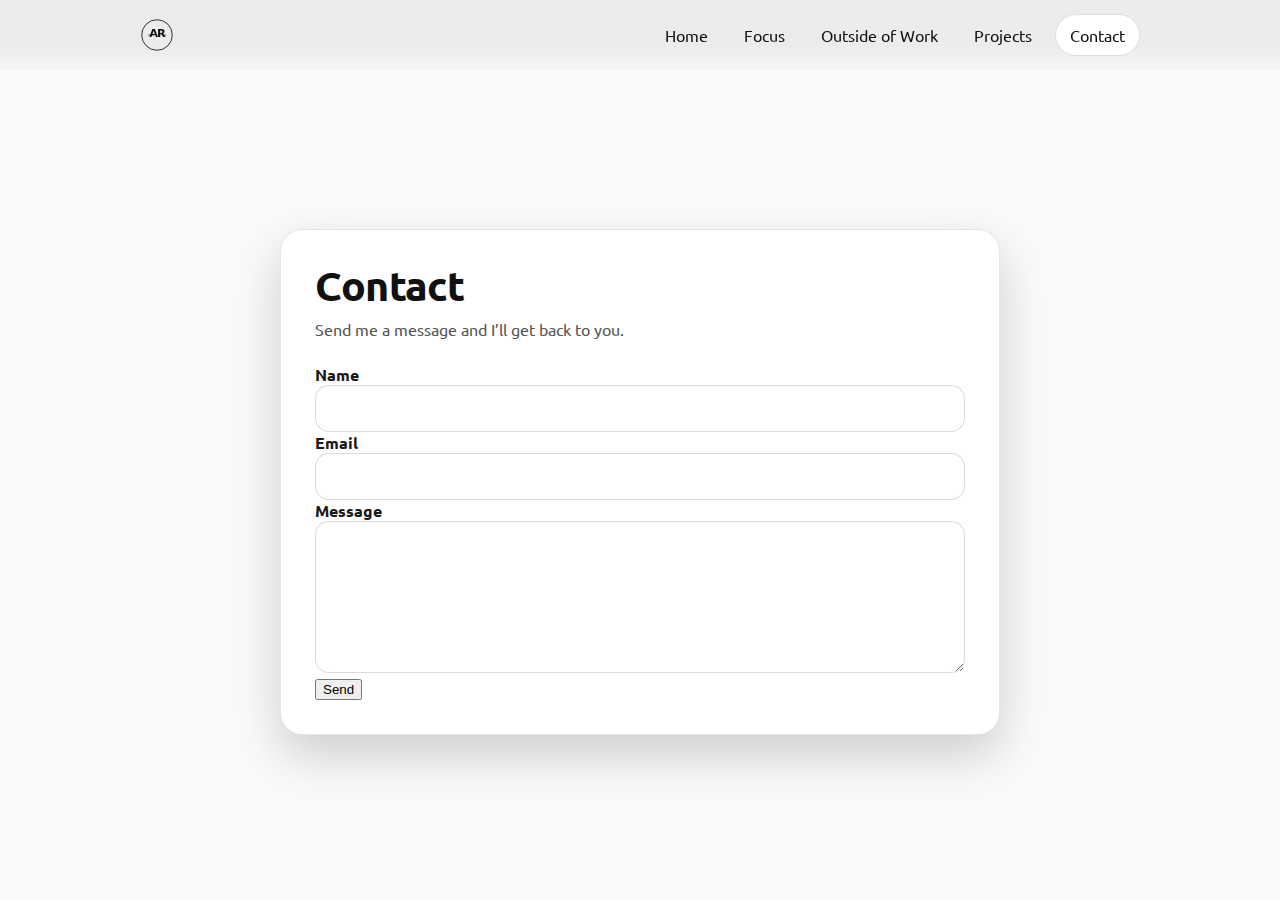
<file: contact.html>
<!DOCTYPE html>
<html lang="en">
<head>
  <meta charset="utf-8" />
  <meta name="viewport" content="width=device-width, initial-scale=1" />
  <title>Contact — Abrahm Rollins</title>

  <!-- Site styles -->
  <link rel="stylesheet" href="css/main.css">
  <link rel="stylesheet" href="css/menu.css">
  <link rel="stylesheet" href="css/contact.css">

  <!-- Navigation JS -->
  <script src="js/main.js" defer></script>
</head>

<body>

  <!-- Header / Nav goes here -->
  <header class="site-header">
    <nav class="nav">
      <a class="nav__brand" href="index.html" aria-label="Home">
        <img src="images/ar-logo-circle.svg" alt="AR logo" class="nav__logo">
      </a>

      <button class="nav__toggle" type="button"
        aria-expanded="false"
        aria-controls="navMenu">
        <span class="sr-only">Open menu</span>
        ☰
      </button>

      <div class="nav__menu" id="navMenu">
       <a class="nav__link" href="index.html">Home</a>
            <a class="nav__link" href="focus.html">Focus</a>
            <a class="nav__link" href="outside.html">Outside of Work</a>
            <a class="nav__link" href="projects.html">Projects</a>
            <a class="nav__cta" href="contact.html">Contact</a>
      </div>
    </nav>
  </header>

  <!-- Main content -->
  <main class="contact-page">
    <section class="contact-card">

      <h1>Contact</h1>
      <p class="contact-sub">
        Send me a message and I’ll get back to you.
      </p>

      <!-- ✅ Netlify Form -->
      <form name="contact"
            method="POST"
            data-netlify="true"
            netlify-honeypot="bot-field"
            action="/thanks">

        <!-- Required hidden fields -->
        <input type="hidden" name="form-name" value="contact" />

        <!-- Honeypot -->
        <p class="sr-only">
          <label>
            Don’t fill this out if you’re human:
            <input name="bot-field" />
          </label>
        </p>

        <label>
          Name
          <input type="text" name="name" required>
        </label>

        <label>
          Email
          <input type="email" name="email" required>
        </label>

        <label>
          Message
          <textarea name="message" rows="6" required></textarea>
        </label>

        <button type="submit">Send</button>
      </form>

    </section>
  </main>

</body>
</html>
</file>
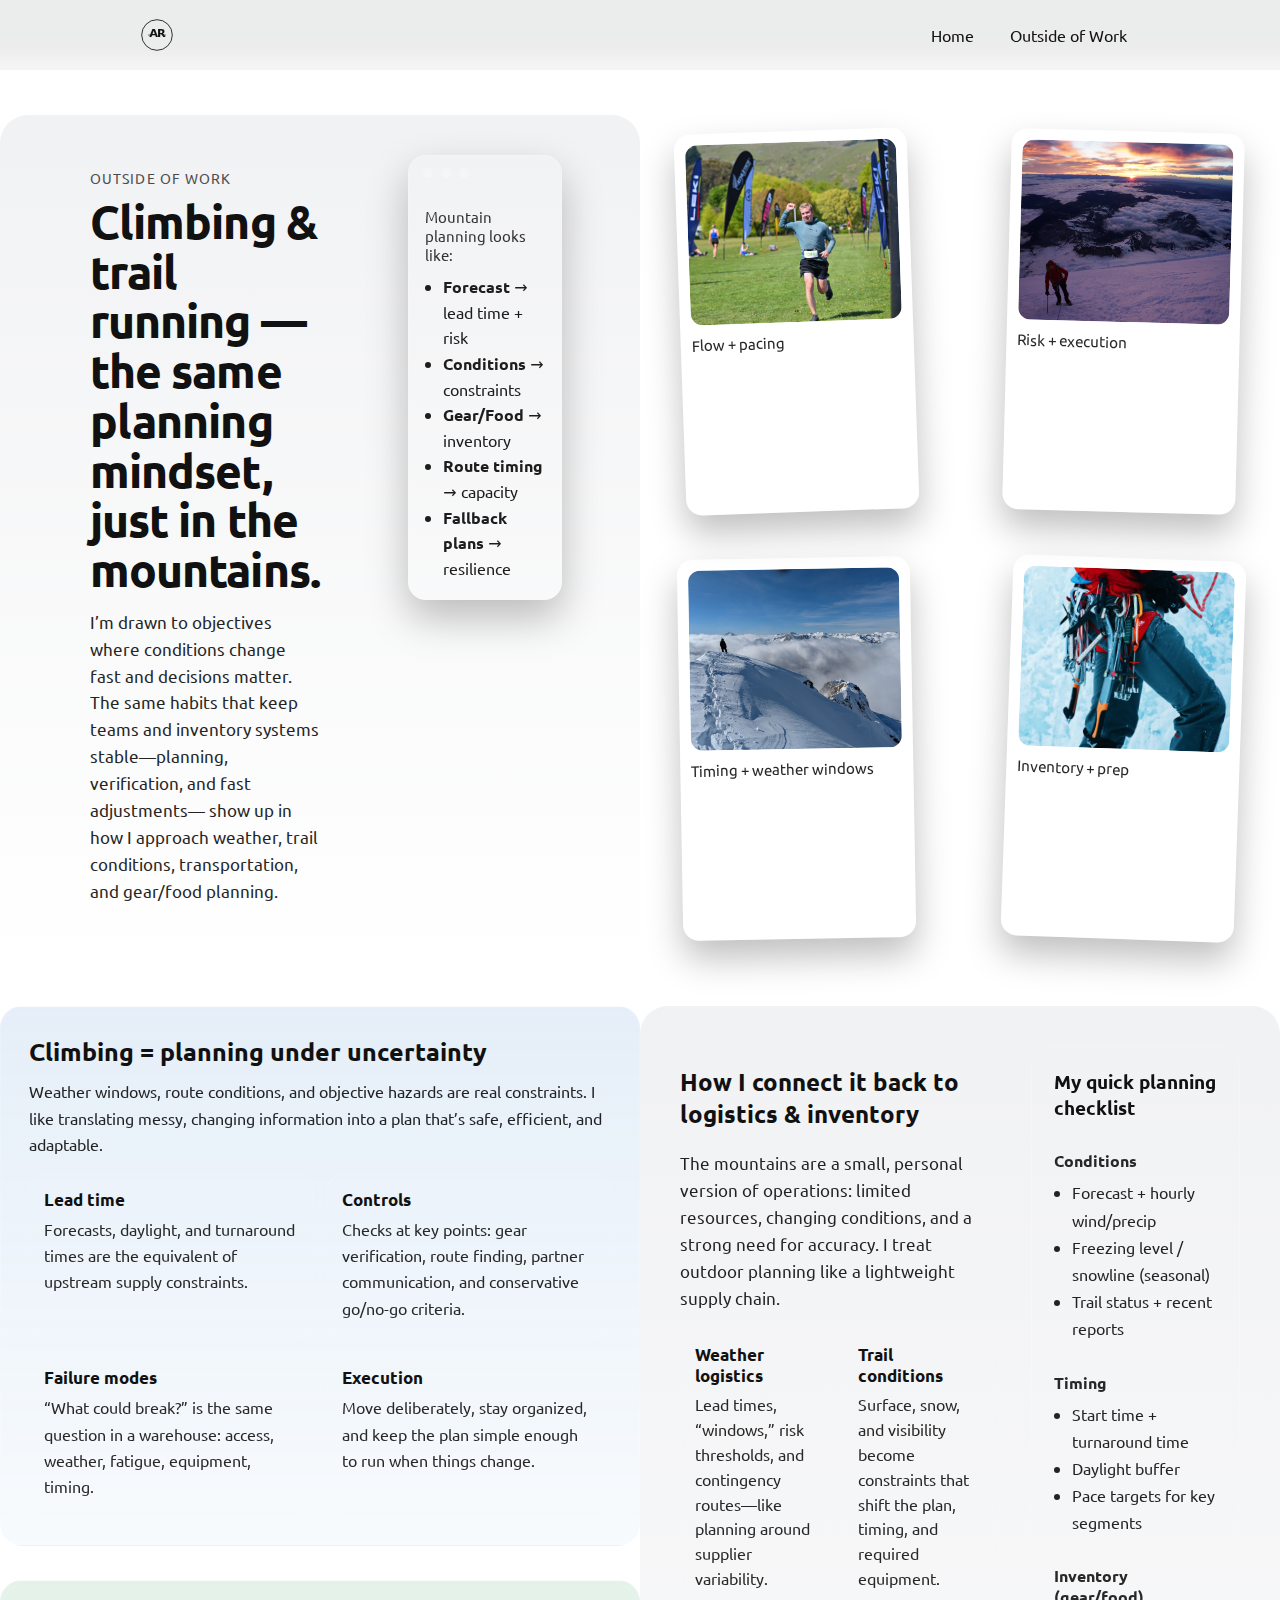
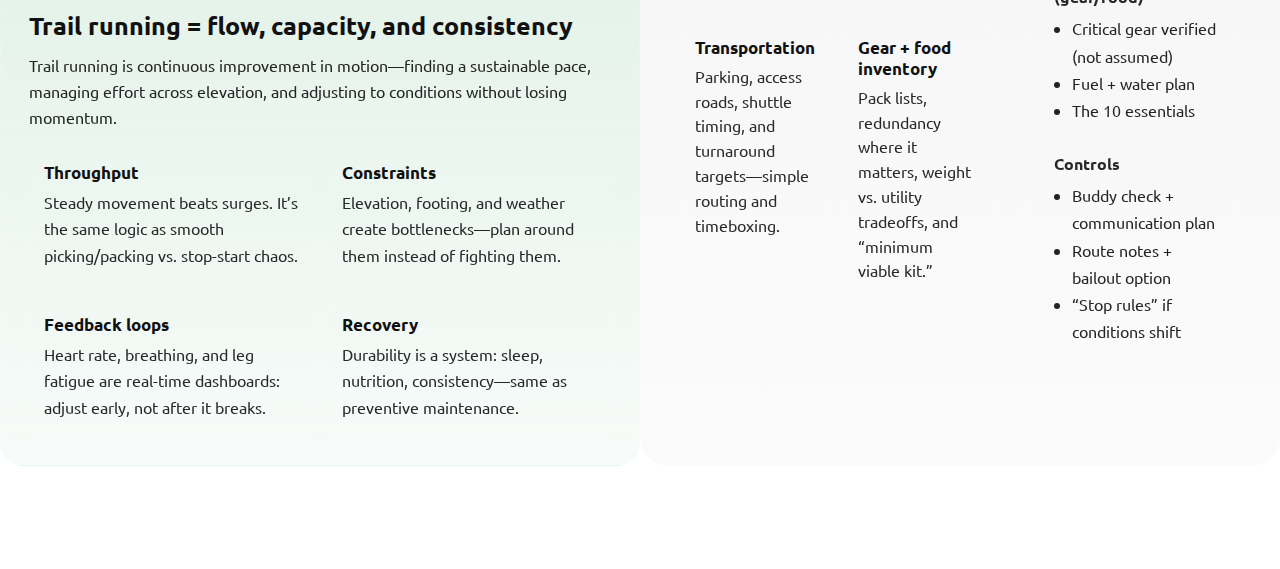
<file: outside.html>
<!DOCTYPE html>
<html lang="en">
<head>
  <meta charset="utf-8" />
  <meta name="viewport" content="width=device-width, initial-scale=1" />
  <title>Abrahm Rollins</title>

  <!-- Site styles -->
  <link rel="stylesheet" href="css/main.css">
  <link rel="stylesheet" href="css/menu.css">
  <link rel="stylesheet" href="css/outside.css">

  <!-- Navigation JS -->
  <script src="js/main.js" defer></script>
</head>

<body>

  <!-- Header / Nav goes here -->
  <header class="site-header">
    <nav class="nav">
      <a class="nav__brand" href="index.html" aria-label="Home">
        <img src="images/ar-logo-circle.svg" alt="AR logo" class="nav__logo">
      </a>

      <button class="nav__toggle" type="button"
        aria-expanded="false"
        aria-controls="navMenu">
        <span class="sr-only">Open menu</span>
        ☰
      </button>

      <div class="nav__menu" id="navMenu">
       <a class="nav__link" href="index.html">Home</a>
            <!-- <a class="nav__link" href="focus.html">Focus</a> -->
            <a class="nav__link" href="outside.html">Outside of Work</a>
            <!-- <a class="nav__cta" href="contact.html">Contact</a> -->
      </div>
    </nav>
  </header>

  <main class="page outside">

  <!-- HERO -->
  <section class="outside-hero">
    <div class="outside-hero__content">
      <p class="eyebrow">Outside of Work</p>
      <h1>Climbing & trail running — the same planning mindset, just in the mountains.</h1>
      <p class="lede">
        I’m drawn to objectives where conditions change fast and decisions matter.
        The same habits that keep teams and inventory systems stable—planning, verification, and fast adjustments—
        show up in how I approach weather, trail conditions, transportation, and gear/food planning.
      </p>
    </div>

    <div class="outside-hero__visual" aria-hidden="true">
      <div class="hero-card">
        <div class="hero-card__top">
          <span class="dot"></span><span class="dot"></span><span class="dot"></span>
        </div>
        <div class="hero-card__body">
          <p class="mini-title">Mountain planning looks like:</p>
          <ul class="mini-list">
            <li><strong>Forecast</strong> → lead time + risk</li>
            <li><strong>Conditions</strong> → constraints</li>
            <li><strong>Gear/Food</strong> → inventory</li>
            <li><strong>Route timing</strong> → capacity</li>
            <li><strong>Fallback plans</strong> → resilience</li>
          </ul>
        </div>
      </div>
    </div>
  </section>

  <!-- PHOTO STRIP (polaroid scatter) -->
  <section class="photo-strip" aria-label="Highlights">
    <figure class="polaroid tilt-1">
      <img src="images/outside-work/2227_019024.jpg" alt="Abrahm running a trail race">
      <figcaption>Flow + pacing</figcaption>
    </figure>

    <figure class="polaroid tilt-2">
      <img src="images/outside-work/DSC02069.JPG" alt="Abrahm on a climbing route">
      <figcaption>Risk + execution</figcaption>
    </figure>

    <figure class="polaroid tilt-3">
      <img src="images/outside-work/PXL_20240810_230143288.jpg" alt="Mountain view at sunrise">
      <figcaption>Timing + weather windows</figcaption>
    </figure>

    <figure class="polaroid tilt-4">
      <img src="images/outside-work/climbing-gear.jpg" alt="Gear laid out before a trip">
      <figcaption>Inventory + prep</figcaption>
    </figure>
  </section>

  <!-- CONCEPT BLOCKS -->
  <section class="concepts">
    <article class="concept">
      <h2>Climbing = planning under uncertainty</h2>
      <p>
        Weather windows, route conditions, and objective hazards are real constraints.
        I like translating messy, changing information into a plan that’s safe, efficient, and adaptable.
      </p>

      <div class="concept__grid">
        <div class="concept__item">
          <h3>Lead time</h3>
          <p>Forecasts, daylight, and turnaround times are the equivalent of upstream supply constraints.</p>
        </div>
        <div class="concept__item">
          <h3>Controls</h3>
          <p>Checks at key points: gear verification, route finding, partner communication, and conservative go/no-go criteria.</p>
        </div>
        <div class="concept__item">
          <h3>Failure modes</h3>
          <p>“What could break?” is the same question in a warehouse: access, weather, fatigue, equipment, timing.</p>
        </div>
        <div class="concept__item">
          <h3>Execution</h3>
          <p>Move deliberately, stay organized, and keep the plan simple enough to run when things change.</p>
        </div>
      </div>
    </article>

    <article class="concept">
      <h2>Trail running = flow, capacity, and consistency</h2>
      <p>
        Trail running is continuous improvement in motion—finding a sustainable pace,
        managing effort across elevation, and adjusting to conditions without losing momentum.
      </p>

      <div class="concept__grid">
        <div class="concept__item">
          <h3>Throughput</h3>
          <p>Steady movement beats surges. It’s the same logic as smooth picking/packing vs. stop-start chaos.</p>
        </div>
        <div class="concept__item">
          <h3>Constraints</h3>
          <p>Elevation, footing, and weather create bottlenecks—plan around them instead of fighting them.</p>
        </div>
        <div class="concept__item">
          <h3>Feedback loops</h3>
          <p>Heart rate, breathing, and leg fatigue are real-time dashboards: adjust early, not after it breaks.</p>
        </div>
        <div class="concept__item">
          <h3>Recovery</h3>
          <p>Durability is a system: sleep, nutrition, consistency—same as preventive maintenance.</p>
        </div>
      </div>
    </article>
  </section>

  <!-- LOGISTICS / INVENTORY BRIDGE -->
  <section class="bridge">
    <div class="bridge__left">
      <h2>How I connect it back to logistics & inventory</h2>
      <p class="lede">
        The mountains are a small, personal version of operations: limited resources, changing conditions,
        and a strong need for accuracy. I treat outdoor planning like a lightweight supply chain.
      </p>

      <div class="bridge__cards">
        <div class="bridge-card">
          <h3>Weather logistics</h3>
          <p>Lead times, “windows,” risk thresholds, and contingency routes—like planning around supplier variability.</p>
        </div>
        <div class="bridge-card">
          <h3>Trail conditions</h3>
          <p>Surface, snow, and visibility become constraints that shift the plan, timing, and required equipment.</p>
        </div>
        <div class="bridge-card">
          <h3>Transportation</h3>
          <p>Parking, access roads, shuttle timing, and turnaround targets—simple routing and timeboxing.</p>
        </div>
        <div class="bridge-card">
          <h3>Gear + food inventory</h3>
          <p>Pack lists, redundancy where it matters, weight vs. utility tradeoffs, and “minimum viable kit.”</p>
        </div>
      </div>
    </div>

    <aside class="checklist" aria-label="Sample planning checklist">
      <h3>My quick planning checklist</h3>

      <div class="checklist__group">
        <p class="checklist__title">Conditions</p>
        <ul>
          <li>Forecast + hourly wind/precip</li>
          <li>Freezing level / snowline (seasonal)</li>
          <li>Trail status + recent reports</li>
        </ul>
      </div>

      <div class="checklist__group">
        <p class="checklist__title">Timing</p>
        <ul>
          <li>Start time + turnaround time</li>
          <li>Daylight buffer</li>
          <li>Pace targets for key segments</li>
        </ul>
      </div>

      <div class="checklist__group">
        <p class="checklist__title">Inventory (gear/food)</p>
        <ul>
          <li>Critical gear verified (not assumed)</li>
          <li>Fuel + water plan</li>
          <li>The 10 essentials</li>
        </ul>
      </div>

      <div class="checklist__group">
        <p class="checklist__title">Controls</p>
        <ul>
          <li>Buddy check + communication plan</li>
          <li>Route notes + bailout option</li>
          <li>“Stop rules” if conditions shift</li>
        </ul>
      </div>
    </aside>
  </section>
</main>
</file>
<file: css/main.css>
:root{
      --bg: #ffffff;
      --text: #111111;
      --muted: #555555;
      --line: rgba(0,0,0,.10);
      --shadow: 0 12px 30px rgba(0,0,0,.18);
      --radius: 22px;
      --max: 1100px;
      --pad: clamp(18px, 4vw, 44px);
      --rightPad: clamp(22px, 4vw, 54px);
    }

    /* Ubuntu font family */

@font-face {
  font-family: "Ubuntu";
  src: url("../fonts/Ubuntu-Light.ttf") format("truetype");
  font-weight: 300;
  font-style: normal;
  font-display: swap;
}

@font-face {
  font-family: "Ubuntu";
  src: url("../fonts/Ubuntu-LightItalic.ttf") format("truetype");
  font-weight: 300;
  font-style: italic;
  font-display: swap;
}

@font-face {
  font-family: "Ubuntu";
  src: url("../fonts/Ubuntu-Regular.ttf") format("truetype");
  font-weight: 400;
  font-style: normal;
  font-display: swap;
}

@font-face {
  font-family: "Ubuntu";
  src: url("../fonts/Ubuntu-Italic.ttf") format("truetype");
  font-weight: 400;
  font-style: italic;
  font-display: swap;
}

@font-face {
  font-family: "Ubuntu";
  src: url("../fonts/Ubuntu-Medium.ttf") format("truetype");
  font-weight: 500;
  font-style: normal;
  font-display: swap;
}

@font-face {
  font-family: "Ubuntu";
  src: url("../fonts/Ubuntu-MediumItalic.ttf") format("truetype");
  font-weight: 500;
  font-style: italic;
  font-display: swap;
}

@font-face {
  font-family: "Ubuntu";
  src: url("../fonts/Ubuntu-Bold.ttf") format("truetype");
  font-weight: 700;
  font-style: normal;
  font-display: swap;
}

@font-face {
  font-family: "Ubuntu";
  src: url("../fonts/Ubuntu-BoldItalic.ttf") format("truetype");
  font-weight: 700;
  font-style: italic;
  font-display: swap;
}


    * { box-sizing: border-box; }
    html, body { height: 100%; }
    body{
      margin: 0;
      font-family: "Ubuntu", ui-sans-serif, system-ui, -apple-system, Segoe UI, Roboto, Helvetica, Arial, "Apple Color Emoji","Segoe UI Emoji";
      color: var(--text);
      background: #0b0f14; /* fallback around the edges */
      overflow-x: hidden;
    }

    /* Layout */
    .page{
      min-height: 100vh;
      display: grid;
      grid-template-columns: 1fr 1fr;
      background: var(--bg);
    }

    /* LEFT SIDE (background + profile image) */
    .left{
      position: relative;
      min-height: 100vh;
      overflow: hidden;
      display: grid;
    align-items: center;     /* vertical centering */
    justify-items: start;    /* left align */
    padding-left: clamp(32px, 6vw, 80px);
      padding: var(--pad);
      background: #0b0f14;
      isolation: isolate;
    }

    .left::before{
      content:"";
      position:absolute;
      inset:0;
      background: url("../images/IMG_0841.jpg");
      background-size: cover;
      background-position: center;
      transform: scale(1.04);
      z-index: -2;
    }

    .left::after{
      content:"";
      position:absolute;
      inset:0;
      background: radial-gradient(900px 500px at 50% 10%, rgba(255,255,255,.10), transparent 60%);
      z-index: -1;
      pointer-events:none;
    }

    .profile-wrap{
      width: min(330px, 70vw);
      aspect-ratio: 1 / 1;
      border-radius: 999px;
      padding: 10px;
      background: rgba(255,255,255,.18);
      backdrop-filter: blur(10px);
      box-shadow: var(--shadow);
      border: 1px solid rgba(255,255,255,.22);
      display: grid;
      place-items: center;
    }

    .profile{
      width: 100%;
      height: 100%;
      border-radius: 999px;
      object-fit: cover;
      border: 2px solid rgba(255,255,255,.45);
      display: block;
      background: rgba(255,255,255,.08);
    }

    /* RIGHT SIDE (intro + links) */
    .right{
      min-height: 100vh;
      background: var(--bg);
      padding: var(--rightPad);
      display: grid;
      align-content: center;
    }

    .content{
      max-width: var(--max);
      width: 100%;
      margin: 0 auto;
    }

    h1{
      margin: 0 0 10px 0;
      font-size: clamp(2rem, 3.2vw, 3rem);
      line-height: 1.05;
      letter-spacing: -0.02em;
    }

    .headline-sub{
      margin: 0 0 22px 0;
      font-size: clamp(1.05rem, 1.4vw, 1.25rem);
      color: var(--muted);
      line-height: 1.5;
      max-width: 46ch;
    }

    .divider{
      height: 1px;
      width: 100%;
      background: var(--line);
      margin: 22px 0;
    }

    .intro{
      margin: 0 0 22px 0;
      font-size: 1.02rem;
      line-height: 1.65;
      color: #1c1c1c;
      max-width: 65ch;
    }

    .links{
      display: flex;
      flex-wrap: wrap;
      gap: 10px;
      margin-top: 12px;
    }

    .pill{
      display: inline-flex;
      align-items: center;
      gap: 10px;
      padding: 10px 14px;
      border-radius: 999px;
      border: 1px solid var(--line);
      text-decoration: none;
      color: var(--text);
      background: #fff;
      transition: transform .12s ease, box-shadow .12s ease, border-color .12s ease;
      font-size: 0.98rem;
      line-height: 1;
      white-space: nowrap;
    }

    .pill:hover{
      transform: translateY(-1px);
      box-shadow: 0 10px 22px rgba(0,0,0,.10);
      border-color: rgba(0,0,0,.18);
    }

    .pill:focus{
      outline: 3px solid rgba(0,0,0,.20);
      outline-offset: 2px;
    }

    .icon{
      width: 18px;
      height: 18px;
      display: inline-block;
      flex: 0 0 18px;
    }

    .small-note{
      margin-top: 16px;
      color: var(--muted);
      font-size: 0.92rem;
    }

    .scroll-cue {
      display: none;
    }

    /* MOBILE STACKING */
    @media (max-width: 860px){

      .profile-wrap{
        width: min(160px, 45vw); /* ~half size */
      }

    .left {
        justify-items: center;
        padding-left: 22px; /* or whatever you already use */
        }
      .page{
        grid-template-columns: 1fr;
      }

      .scroll-cue {
        display: inline-flex;
    }

      .left{
        min-height: 54vh;
        padding: 22px;
      }

      .left::before {
        background:
        linear-gradient(180deg, rgba(0,0,0,.35), rgba(0,0,0,.55)),
        url("../images/IMG_0841.jpg");
        background-size: cover;
        background-position: center;
    }

      .right{
        min-height: auto;
        padding: 26px 22px 42px;
      }

      /* Make it obvious there is content below the profile image */
      .scroll-cue{
        position: absolute;
        left: 50%;
        bottom: 14px;
        transform: translateX(-50%);
        display: inline-flex;
        align-items: center;
        gap: 10px;
        padding: 10px 14px;
        border-radius: 999px;
        background: rgba(0,0,0,.35);
        color: rgba(255,255,255,.95);
        border: 1px solid rgba(255,255,255,.22);
        backdrop-filter: blur(10px);
        font-size: 0.95rem;
        user-select: none;
      }

      .scroll-cue svg{
        width: 18px;
        height: 18px;
        animation: bob 1.3s ease-in-out infinite;
      }

      @keyframes bob{
        0%, 100% { transform: translateY(0); }
        50%      { transform: translateY(4px); }
      }
    }
</file>
<file: css/menu.css>
/* ===== Top Navigation ===== */
.site-header{
  position: fixed;
  top: 0;
  left: 0;
  right: 0;
  z-index: 50;
  background: rgba(255,255,255,.92);
  backdrop-filter: blur(10px);
  border-bottom: none;
}

.nav{
  max-width: 85%;
  margin: 0 auto;
  padding: 14px clamp(18px, 4vw, 44px);
  display: flex;
  align-items: center;
  justify-content: space-between;
  gap: 14px;
}

.nav__brand{
  font-weight: 650;
  text-decoration: none;
  color: #111;
  letter-spacing: -0.01em;
}

.nav__menu{
  display: flex;
  align-items: center;
  gap: 10px;
}

.nav__link{
  text-decoration: none;
  color: #111;
  padding: 10px 12px;
  border-radius: 999px;
  border: 1px solid transparent;
}

.nav__link:hover{
  border-color: rgba(0,0,0,.10);
  background: rgba(0,0,0,.03);
}

.nav__cta{
  text-decoration: none;
  color: #111;
  padding: 10px 14px;
  border-radius: 999px;
  border: 1px solid rgba(0,0,0,.12);
  background: #fff;
}

.nav__cta:hover{
  background: rgba(0,0,0,.03);
}

/* Hamburger button (hidden on desktop) */
.nav__toggle{
  display: none;
  border: 1px solid rgba(0,0,0,.12);
  background: #fff;
  border-radius: 12px;
  padding: 10px;
  cursor: pointer;
}

.nav__toggle svg{
  width: 22px;
  height: 22px;
  display: block;
}

.sr-only{
  position: absolute;
  width: 1px;
  height: 1px;
  padding: 0;
  margin: -1px;
  overflow: hidden;
  clip: rect(0,0,0,0);
  white-space: nowrap;
  border: 0;
}

.nav__logo{
  height: 34px;
  width: auto;
  display: block;
}

/* Slight hover feedback */
.nav__brand:hover .nav__logo{
  opacity: 0.85;
}


/* Push page content down so it doesn't hide under fixed nav */
body{
  padding-top: 64px; /* adjust if you change nav height */
}

/* ===== Mobile Menu ===== */
@media (max-width: 860px){
  .nav__toggle{
    display: inline-flex;
    align-items: center;
    justify-content: center;
  }

  .nav__menu{
    position: absolute;
    top: 60px;
    right: 14px;
    left: 14px;
    display: none;
    flex-direction: column;
    align-items: stretch;
    gap: 6px;
    padding: 12px;
    background: rgba(255,255,255,.96);
    border: 1px solid rgba(0,0,0,.10);
    border-radius: 16px;
    box-shadow: 0 18px 40px rgba(0,0,0,.12);
  }

  .nav__menu.is-open{
    display: flex;
  }

  .nav__link, .nav__cta{
    border-radius: 12px;
    padding: 12px 14px;
  }
}
</file>
<file: css/contact.css>
/* Contact page styling that matches your homepage vibe */

:root{
  /* reuse your existing vars from main.css; these are fallbacks */
  --bg: #ffffff;
  --text: #111111;
  --muted: #555555;
  --line: rgba(0,0,0,.10);
  --shadow: 0 12px 30px rgba(0,0,0,.18);
  --radius: 22px;
  --pad: clamp(18px, 4vw, 44px);
}

.contact-page{
  min-height: calc(100vh - 64px); /* matches your fixed header offset */
  display: grid;
  place-items: center;
  padding: clamp(22px, 5vw, 60px) var(--pad);
  background: #fafafa; /* matches your site edges */
}

.contact-card{
  width: min(720px, 100%);
  background: var(--bg);
  border: 1px solid var(--line);
  border-radius: var(--radius);
  box-shadow: 0 20px 50px rgba(0,0,0,.18);
  padding: clamp(20px, 3vw, 34px);
}

.contact-header h1{
  margin: 0 0 10px 0;
  font-size: clamp(1.8rem, 2.6vw, 2.4rem);
  letter-spacing: -0.02em;
}

.contact-sub{
  margin: 0 0 22px 0;
  color: var(--muted);
  line-height: 1.55;
  max-width: 60ch;
}

.field{
  display: grid;
  gap: 8px;
  margin-bottom: 14px;
}

label{
  font-size: 0.98rem;
  font-weight: 600;
  color: #1a1a1a;
}

input, textarea{
  width: 100%;
  font: inherit;
  color: var(--text);
  background: #fff;
  border: 1px solid rgba(0,0,0,.14);
  border-radius: 14px;
  padding: 12px 14px;
  outline: none;
  transition: box-shadow .12s ease, border-color .12s ease, transform .12s ease;
}

textarea{
  resize: vertical;
  min-height: 140px;
}

input:focus, textarea:focus{
  border-color: rgba(0,0,0,.25);
  box-shadow: 0 0 0 4px rgba(0,0,0,.08);
}

.form-actions{
  display: flex;
  flex-wrap: wrap;
  gap: 10px;
  margin-top: 18px;
}

.btn{
  display: inline-flex;
  align-items: center;
  justify-content: center;
  padding: 11px 16px;
  border-radius: 999px;
  border: 1px solid rgba(0,0,0,.12);
  background: #111;
  color: #fff;
  text-decoration: none;
  font-weight: 600;
  cursor: pointer;
  transition: transform .12s ease, box-shadow .12s ease, opacity .12s ease;
}

.btn:hover{
  transform: translateY(-1px);
  box-shadow: 0 12px 26px rgba(0,0,0,.16);
}

.btn:active{
  transform: translateY(0);
  opacity: 0.92;
}

.btn--ghost{
  background: #fff;
  color: #111;
}

.btn--ghost:hover{
  box-shadow: 0 10px 22px rgba(0,0,0,.10);
}

@media (max-width: 860px){
  .contact-page{
    padding: 26px 18px 48px;
  }

  .contact-card{
    border-radius: 18px;
    padding: 18px;
  }
}
</file>
<file: css/outside.css>
/* outside.css */

/* Section color tokens */
:root {
  --alpine: 210 60% 55%;     /* blue */
  --forest: 145 45% 45%;    /* green */
  --graphite: 220 10% 50%;  /* neutral */
}

/* Colors For Sections */

.outside-hero {
  background: linear-gradient(
    180deg,
    hsl(var(--graphite) / 0.10),
    transparent
  );
  border-radius: 28px;
  padding: clamp(24px, 4vw, 40px);
}

.concept:first-of-type {
  background: linear-gradient(
    180deg,
    hsl(var(--alpine) / 0.14),
    hsl(var(--alpine) / 0.04)
  );
}

.concept:last-of-type {
  background: linear-gradient(
    180deg,
    hsl(var(--forest) / 0.14),
    hsl(var(--forest) / 0.04)
  );
}

.bridge {
  background: linear-gradient(
    180deg,
    hsl(var(--graphite) / 0.10),
    hsl(var(--graphite) / 0.03)
  );
  border-radius: 28px;
  padding: clamp(24px, 4vw, 40px);
}



/* Colors For Sections */


.outside {
  padding: clamp(28px, 4vw, 56px) 0;
}

.outside-hero__content {
  margin: 0 50px;
}


.outside-hero {
  display: grid;
  grid-template-columns: 1.2fr 0.8fr;
  gap: clamp(18px, 3vw, 40px);
  align-items: start;
  margin-bottom: clamp(24px, 4vw, 44px);
}


.eyebrow {
  letter-spacing: 0.08em;
  text-transform: uppercase;
  font-size: 0.85rem;
  opacity: 0.75;
  margin-bottom: 10px;
}

.outside-hero h1 {
  font-size: clamp(2rem, 3.6vw, 3rem);
  line-height: 1.08;
  margin: 0 0 14px;
}

.lede {
  font-size: 1.05rem;
  line-height: 1.6;
  opacity: 0.92;
  margin: 0 0 18px;
  max-width: 60ch;
}

.tag-row {
  display: flex;
  flex-wrap: wrap;
  gap: 10px;
}

.tag {
  font-size: 0.9rem;
  padding: 8px 10px;
  border: 1px solid rgba(255,255,255,0.14);
  border-radius: 999px;
  background: rgba(255,255,255,0.06);
}

.outside-hero__visual {
  position: sticky;
  top: 90px;
}

.hero-card {
  border: 1px solid rgba(255,255,255,0.14);
  background: rgba(255,255,255,0.06);
  border-radius: 18px;
  overflow: hidden;
  box-shadow: 0 18px 40px rgba(0,0,0,0.25);
}

.hero-card__top {
  display: flex;
  gap: 8px;
  padding: 12px 14px;
  border-bottom: 1px solid rgba(255,255,255,0.10);
}

.dot {
  width: 10px;
  height: 10px;
  border-radius: 999px;
  background: rgba(255,255,255,0.22);
}

.hero-card__body {
  padding: 16px 16px 18px;
}

.mini-title {
  margin: 0 0 10px;
  opacity: 0.85;
  font-size: 0.95rem;
}

.mini-list {
  margin: 0;
  padding-left: 18px;
  line-height: 1.6;
  opacity: 0.95;
}



/* Photo strip */
.photo-strip {
  display: grid;
  grid-template-columns: repeat(2, 1fr);
  gap: 14px;
  margin-bottom: clamp(28px, 4vw, 54px);
}

.polaroid {
  border-radius: 16px;
  overflow: hidden;
  border: 1px solid rgba(255,255,255,0.14);
  background: rgba(255,255,255,0.06);
  box-shadow: 0 18px 35px rgba(0,0,0,0.25);
  padding: 10px 10px 12px;
  transform-origin: center;
}

.polaroid img {
  width: 100%;
  height: 180px;
  object-fit: cover;
  border-radius: 12px;
  display: block;
}

.polaroid figcaption {
  margin-top: 10px;
  font-size: 0.95rem;
  opacity: 0.9;
}

.tilt-1 { transform: rotate(-2deg); }
.tilt-2 { transform: rotate(1.5deg); }
.tilt-3 { transform: rotate(-1deg); }
.tilt-4 { transform: rotate(2deg); }

/* Concepts */
.concepts {
  display: grid;
  gap: clamp(18px, 3vw, 34px);
  margin-bottom: clamp(28px, 4vw, 54px);
}

.concept {
  border: 1px solid rgba(255,255,255,0.14);
  background: rgba(255,255,255,0.04);
  border-radius: 22px;
  padding: clamp(18px, 3vw, 28px);
}

.concept h2 {
  margin: 0 0 10px;
  font-size: 1.55rem;
}

.concept p {
  margin: 0 0 16px;
  line-height: 1.65;
  max-width: 75ch;
  opacity: 0.92;
}

.concept__grid {
  display: grid;
  grid-template-columns: repeat(2, minmax(0, 1fr));
  gap: 14px;
}

.concept__item {
  border: 1px solid rgba(255,255,255,0.10);
  background: rgba(255,255,255,0.05);
  border-radius: 16px;
  padding: 14px 14px 16px;
}

.concept__item h3 {
  margin: 0 0 6px;
  font-size: 1.05rem;
}

.concept__item p {
  margin: 0;
  opacity: 0.9;
}

/* Bridge section */
.bridge {
  display: grid;
  grid-template-columns: 1.2fr 0.8fr;
  gap: clamp(18px, 3vw, 40px);
  align-items: start;
  margin-bottom: clamp(28px, 4vw, 54px);
}

.bridge__cards {
  display: grid;
  grid-template-columns: repeat(2, minmax(0, 1fr));
  gap: 14px;
  margin-top: 18px;
}

.bridge-card {
  border: 1px solid rgba(255,255,255,0.10);
  background: rgba(255,255,255,0.05);
  border-radius: 16px;
  padding: 14px 14px 16px;
}

.bridge-card h3 {
  margin: 0 0 6px;
  font-size: 1.05rem;
}

.bridge-card p {
  margin: 0;
  opacity: 0.9;
  line-height: 1.55;
}

.checklist {
  border: 1px solid rgba(255,255,255,0.14);
  background: rgba(255,255,255,0.06);
  border-radius: 22px;
  padding: clamp(16px, 3vw, 22px);
  position: sticky;
  top: 90px;
}

.checklist h3 {
  margin: 0 0 10px;
}

.checklist__group {
  margin-top: 14px;
  padding-top: 14px;
  border-top: 1px solid rgba(255,255,255,0.10);
}

.checklist__title {
  margin: 0 0 8px;
  font-weight: 600;
  opacity: 0.9;
}

.checklist ul {
  margin: 0;
  padding-left: 18px;
  line-height: 1.7;
  opacity: 0.92;
}

/* Gallery */
.gallery__header {
  margin-bottom: 14px;
}

.gallery__header h2 {
  margin: 0 0 6px;
}

.gallery__header p {
  margin: 0;
  opacity: 0.9;
  line-height: 1.6;
  max-width: 70ch;
}

.gallery__grid {
  display: grid;
  grid-template-columns: repeat(12, minmax(0, 1fr));
  gap: 12px;
}

.gallery__item {
  border-radius: 18px;
  overflow: hidden;
  border: 1px solid rgba(255,255,255,0.14);
  background: rgba(255,255,255,0.06);
  display: block;
}

.gallery__item img {
  width: 100%;
  height: 100%;
  object-fit: cover;
  display: block;
}

/* Make the grid feel “designed” */
.gallery__item:nth-child(1) { grid-column: span 7; aspect-ratio: 16 / 9; }
.gallery__item:nth-child(2) { grid-column: span 5; aspect-ratio: 4 / 5; }
.gallery__item:nth-child(3) { grid-column: span 4; aspect-ratio: 1 / 1; }
.gallery__item:nth-child(4) { grid-column: span 4; aspect-ratio: 1 / 1; }
.gallery__item:nth-child(5) { grid-column: span 4; aspect-ratio: 1 / 1; }
.gallery__item:nth-child(6) { grid-column: span 12; aspect-ratio: 21 / 9; }

/* Responsive */
@media (max-width: 900px) {
  .outside-hero,
  .bridge {
    grid-template-columns: 1fr;
  }

  .outside-hero__visual,
  .checklist {
    position: static;
  }

  .photo-strip {
    grid-template-columns: repeat(2, minmax(0, 1fr));
  }

  .concept__grid,
  .bridge__cards {
    grid-template-columns: 1fr;
  }

  .gallery__grid {
    grid-template-columns: repeat(6, minmax(0, 1fr));
  }

  .gallery__item:nth-child(1) { grid-column: span 6; }
  .gallery__item:nth-child(2) { grid-column: span 6; }
  .gallery__item:nth-child(3) { grid-column: span 3; }
  .gallery__item:nth-child(4) { grid-column: span 3; }
  .gallery__item:nth-child(5) { grid-column: span 6; }
  .gallery__item:nth-child(6) { grid-column: span 6; }
}

@media (max-width: 520px) {
  .photo-strip {
    grid-template-columns: 1fr;
  }

  .bridge__left h2 {
  margin: 0 50px;
}
.lede{
    margin: 20px 0px;
}
}
</file>
